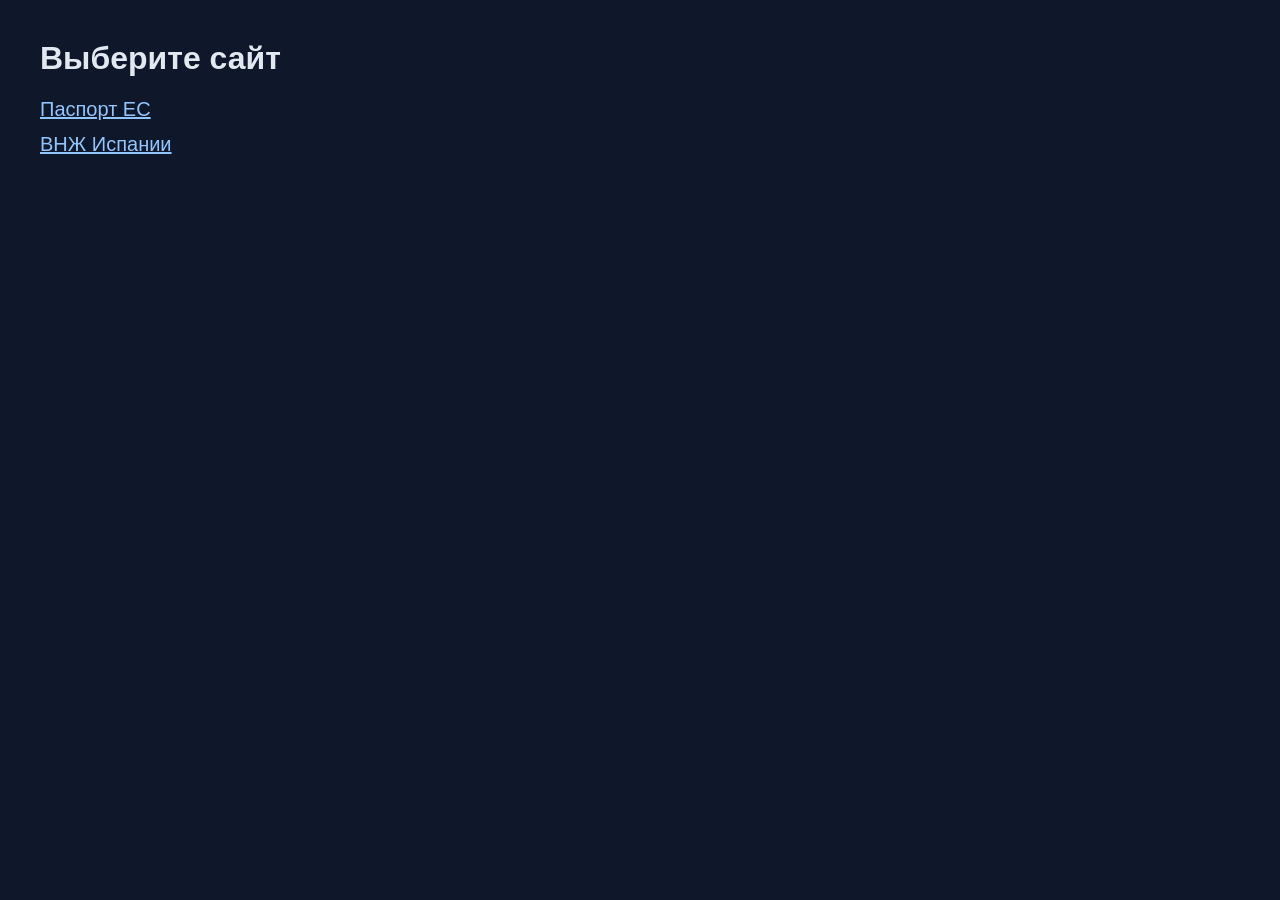
<file: index.html>
<!doctype html>
<html lang="ru">
<head>
  <meta charset="UTF-8" />
  <meta name="viewport" content="width=device-width, initial-scale=1.0" />
  <title>L&S Migrate</title>
  <meta http-equiv="refresh" content="0; url=./frontend/" />
  <style>
    body {
      font-family: Arial, sans-serif;
      margin: 0;
      min-height: 100vh;
      display: grid;
      place-items: center;
      background: #0f172a;
      color: #e2e8f0;
    }
    a { color: #93c5fd; font-size: 18px; }
  </style>
</head>
<body>
  <p>Переходим на сайт... Если не открылось автоматически, нажмите <a href="./frontend/">сюда</a>.</p>
</body>
</html>
</file>
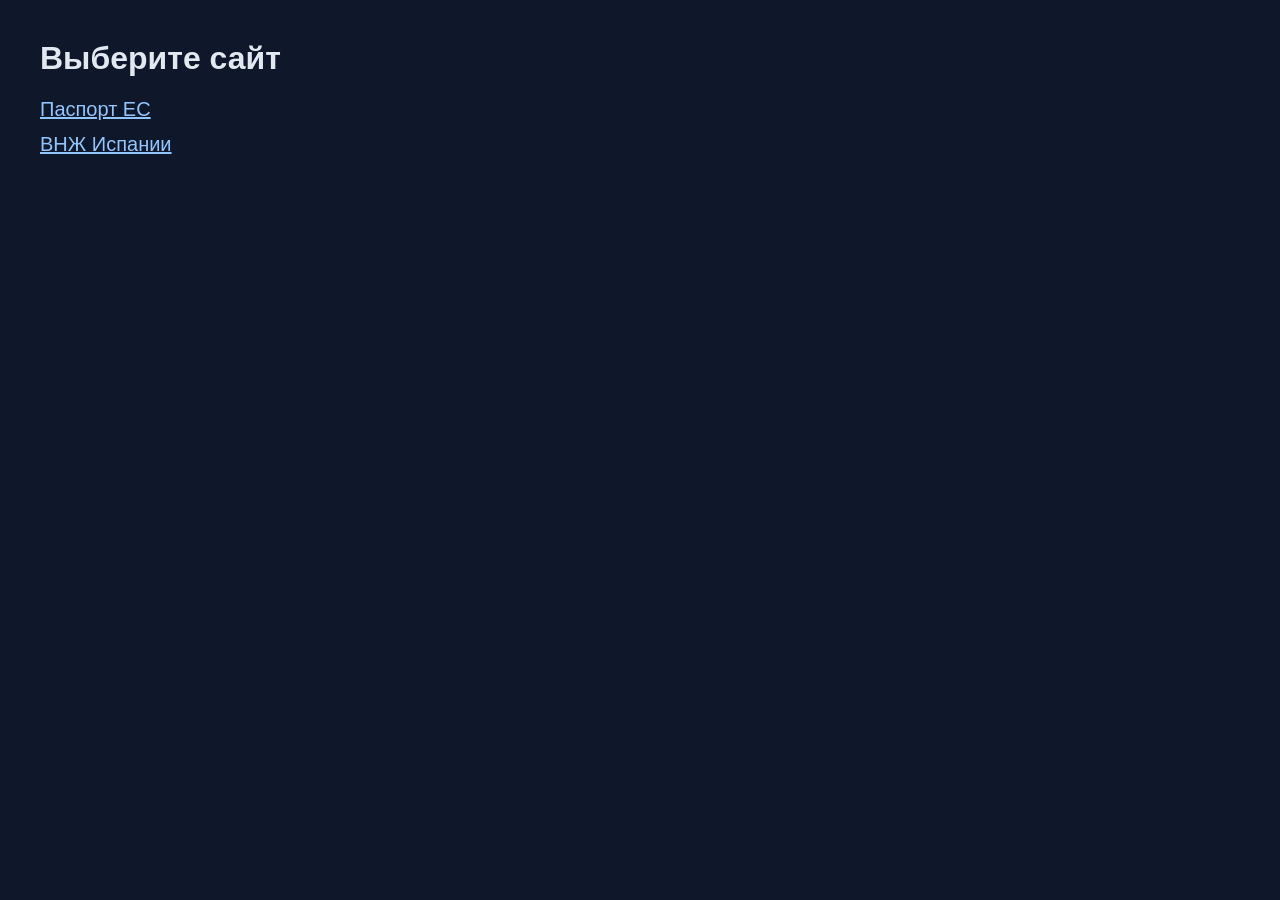
<file: frontend/index.html>
<!doctype html>
<html lang="ru">
<head>
  <meta charset="UTF-8" />
  <meta name="viewport" content="width=device-width, initial-scale=1.0, maximum-scale=1.0, user-scalable=no" />
  <title>L&S Migrate Frontend</title>
  <style>
    body { font-family: Arial, sans-serif; margin: 40px; background: #0f172a; color: #e2e8f0; }
    a { display: block; margin: 12px 0; color: #93c5fd; font-size: 20px; }
  </style>
</head>
<body>
  <h1>Выберите сайт</h1>
  <a href="eu-passport/index.html">Паспорт ЕС</a>
  <a href="spain-vnzh/index.html">ВНЖ Испании</a>
</body>
</html>
</file>
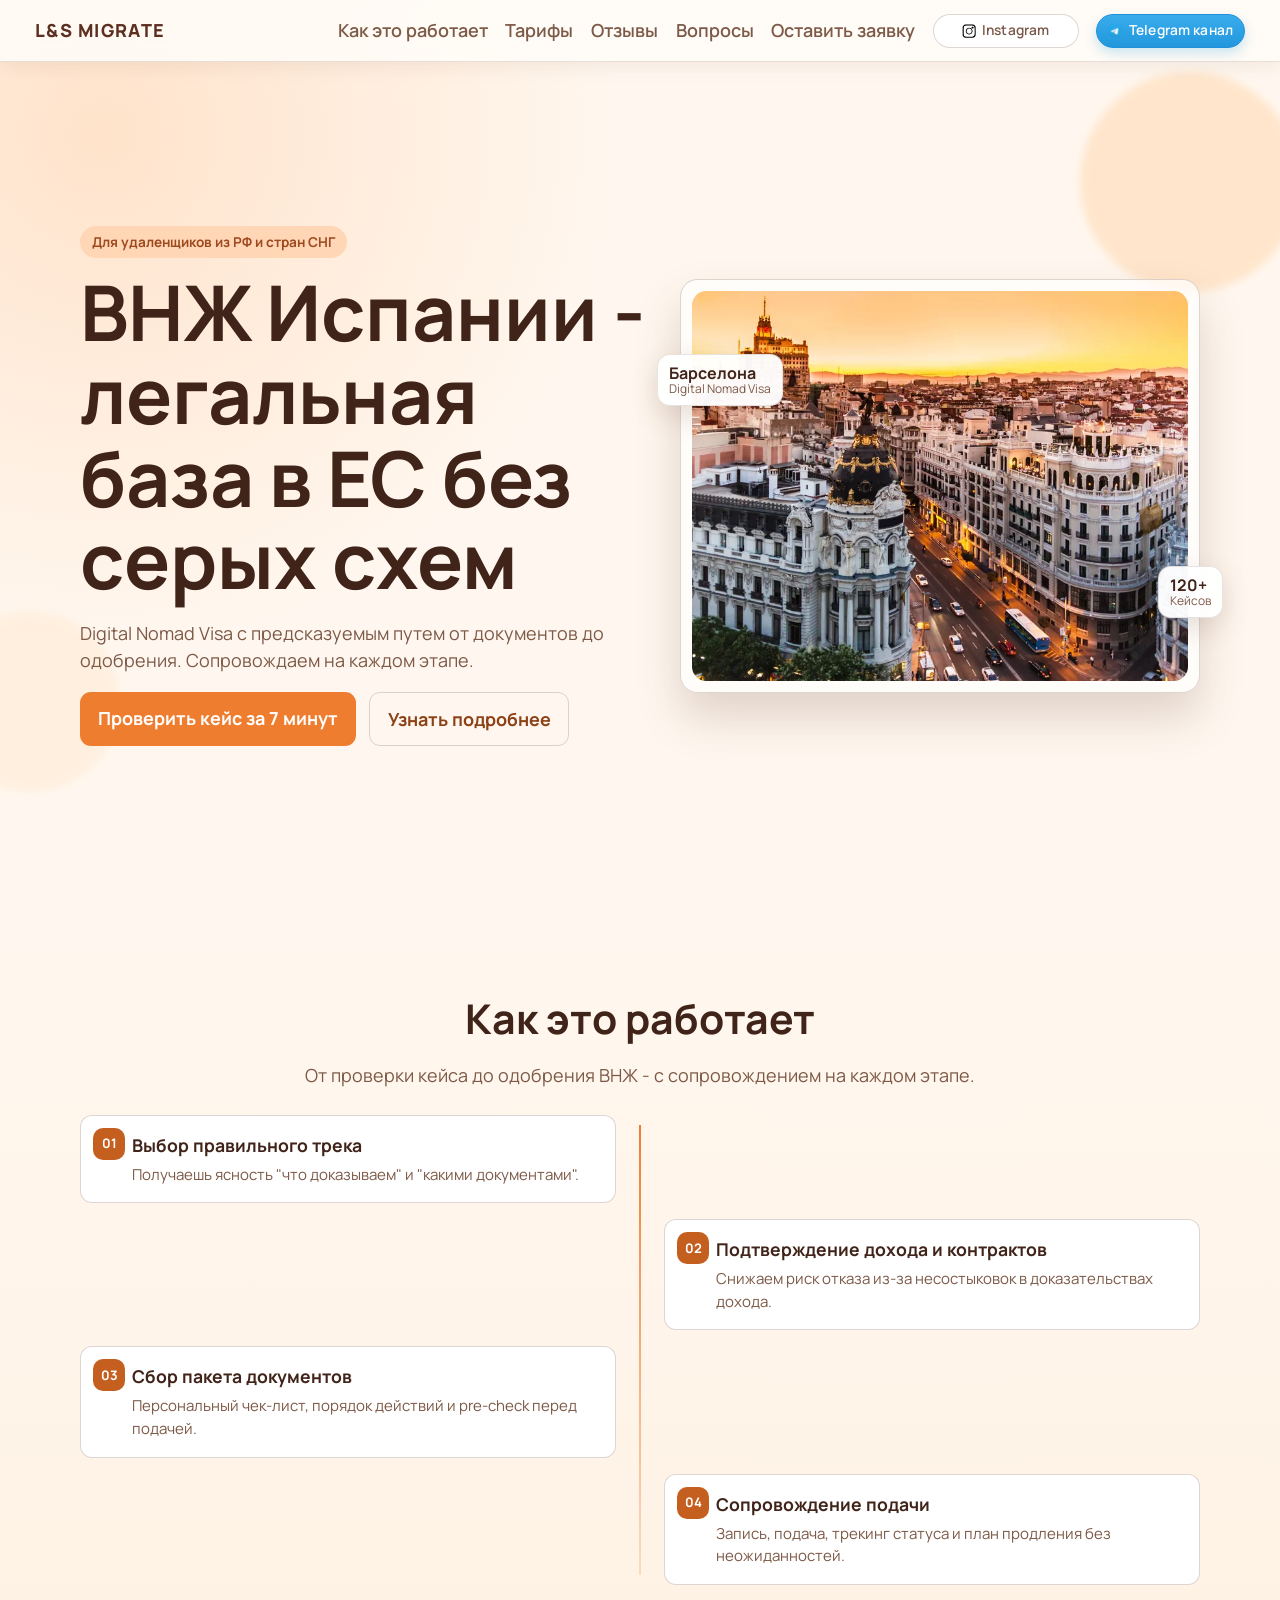
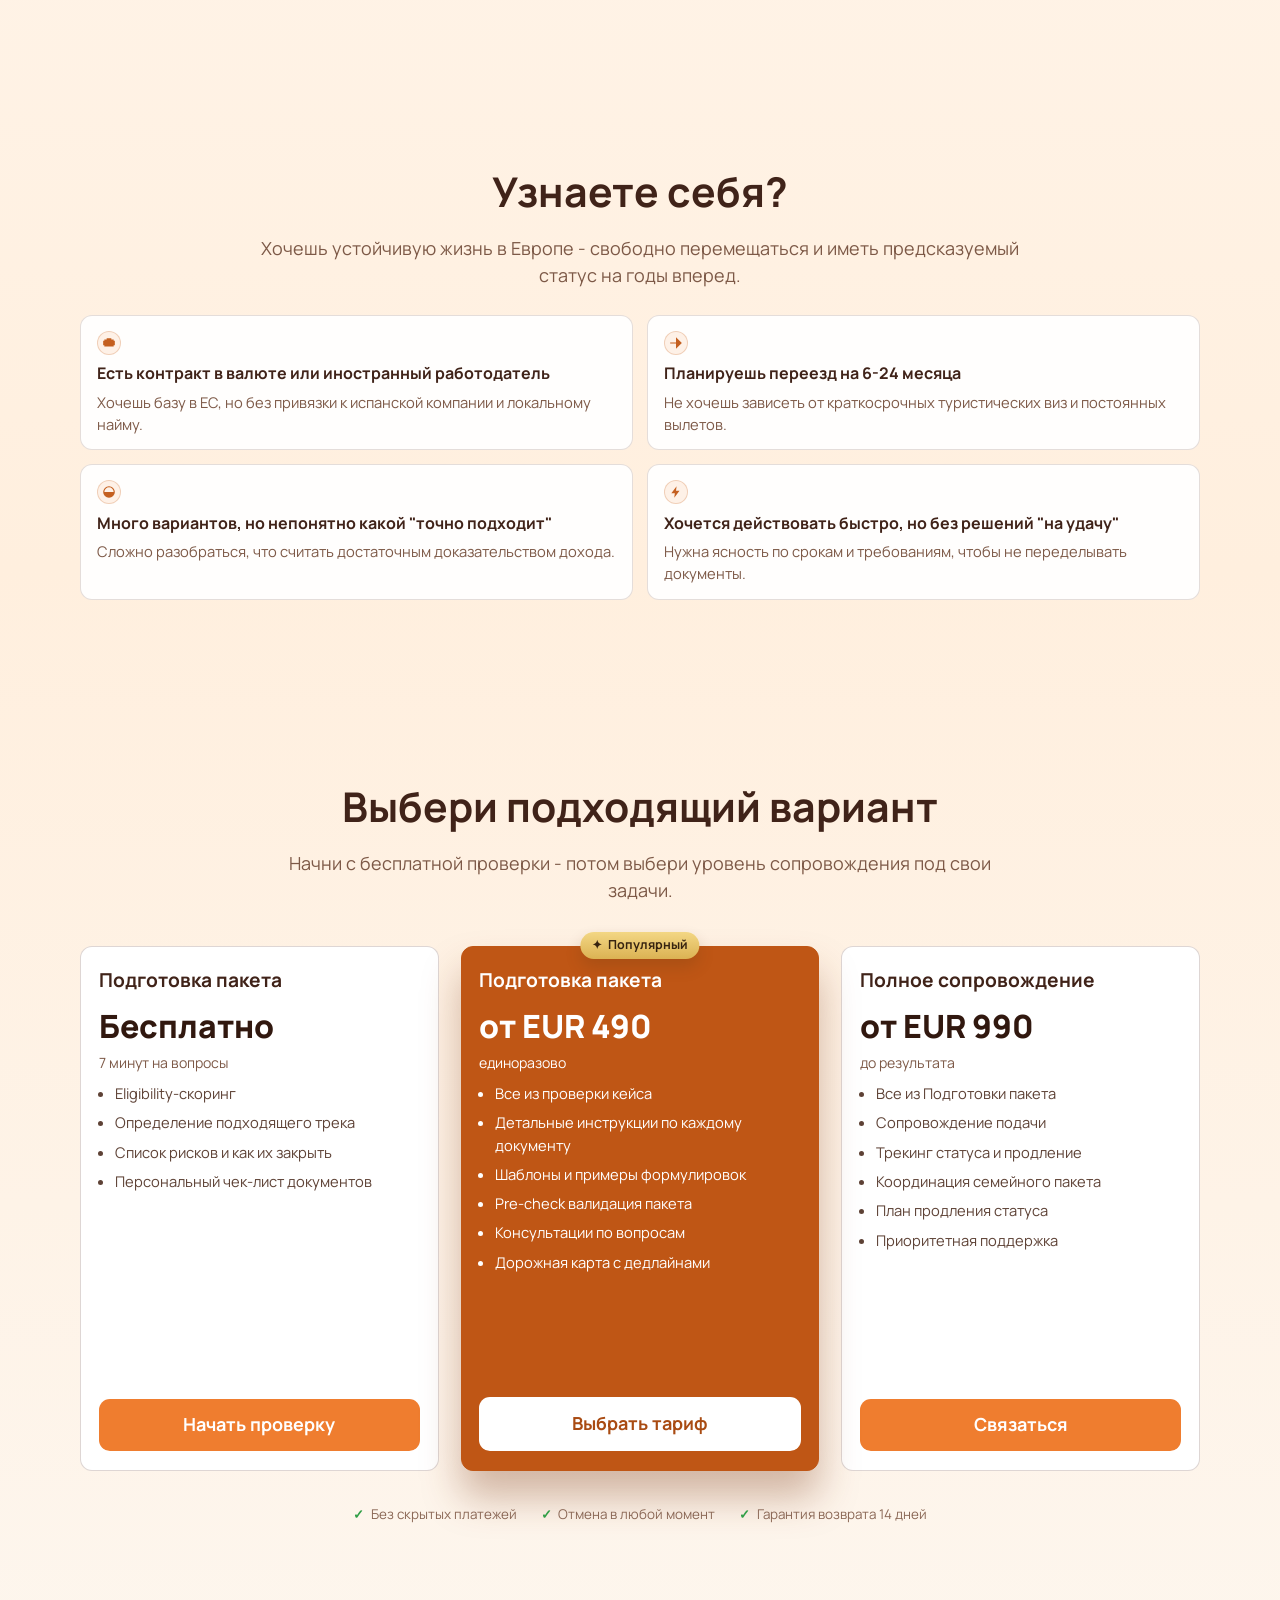
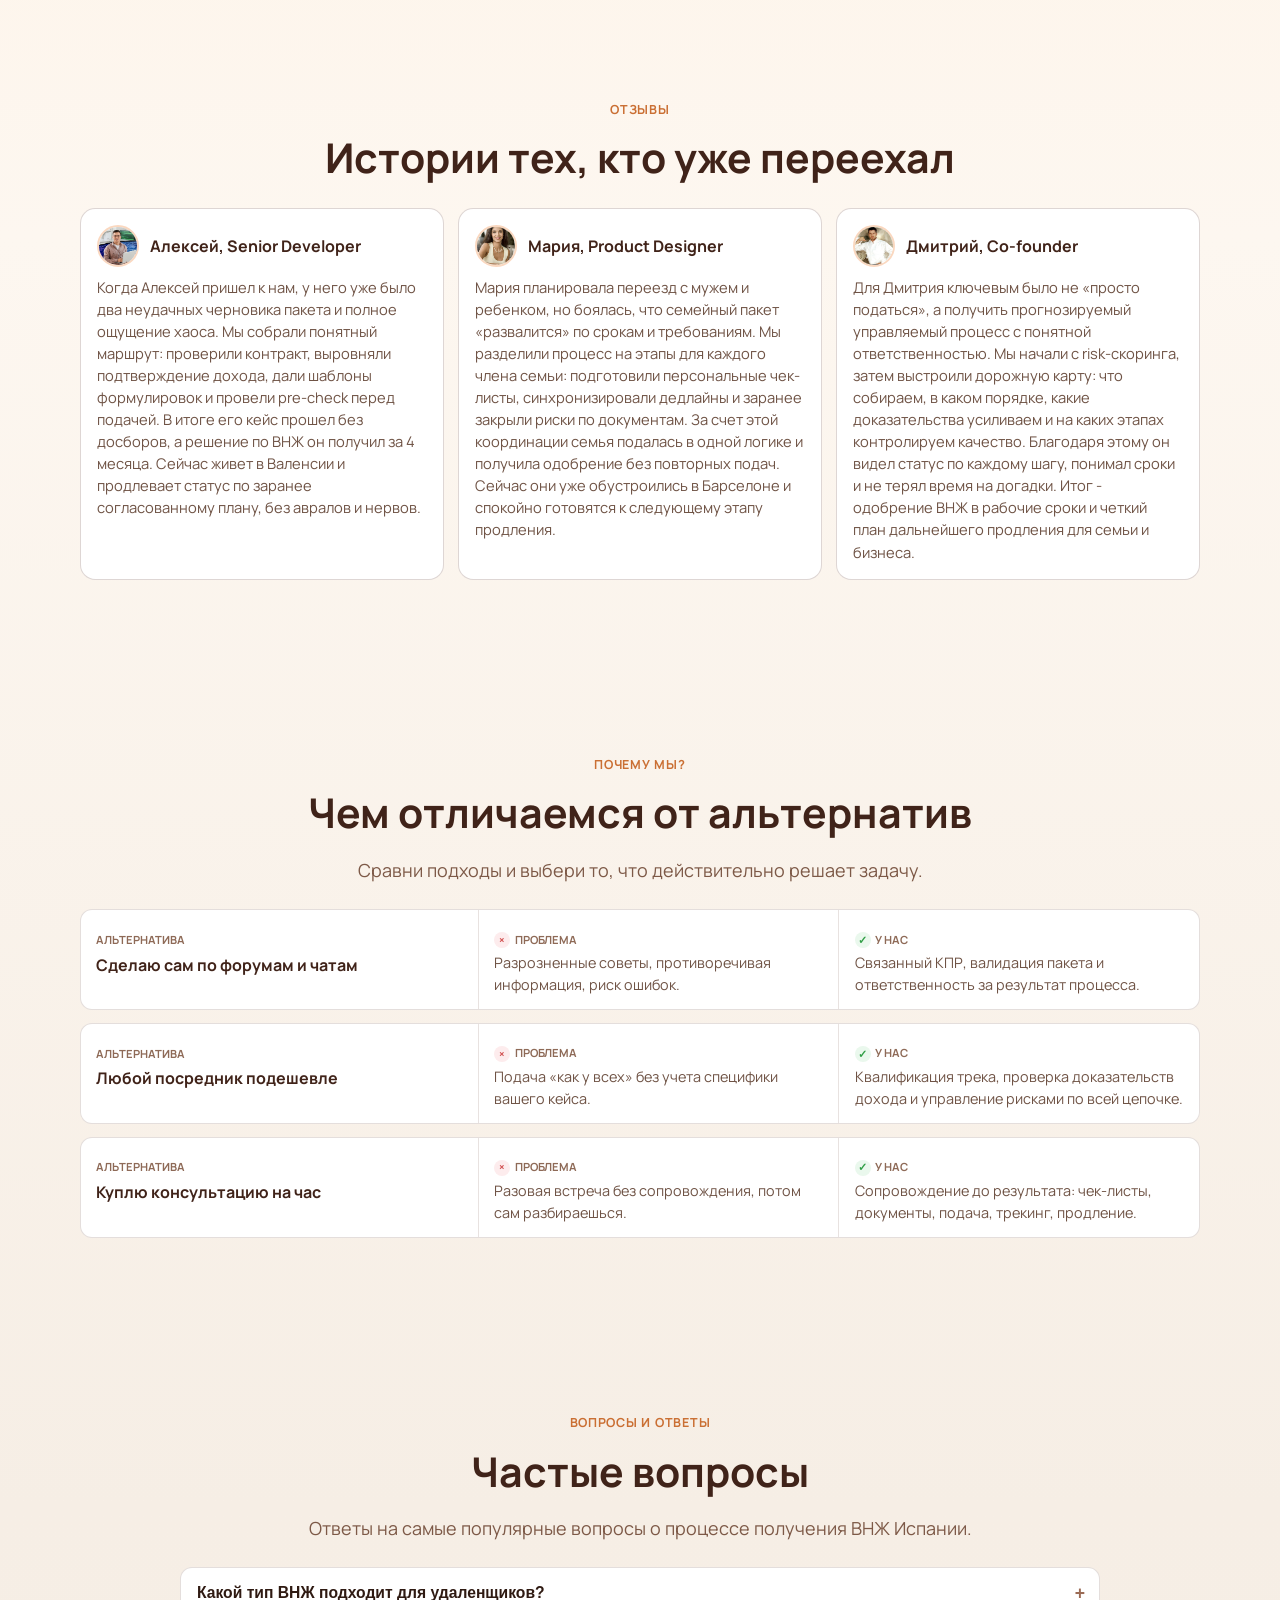
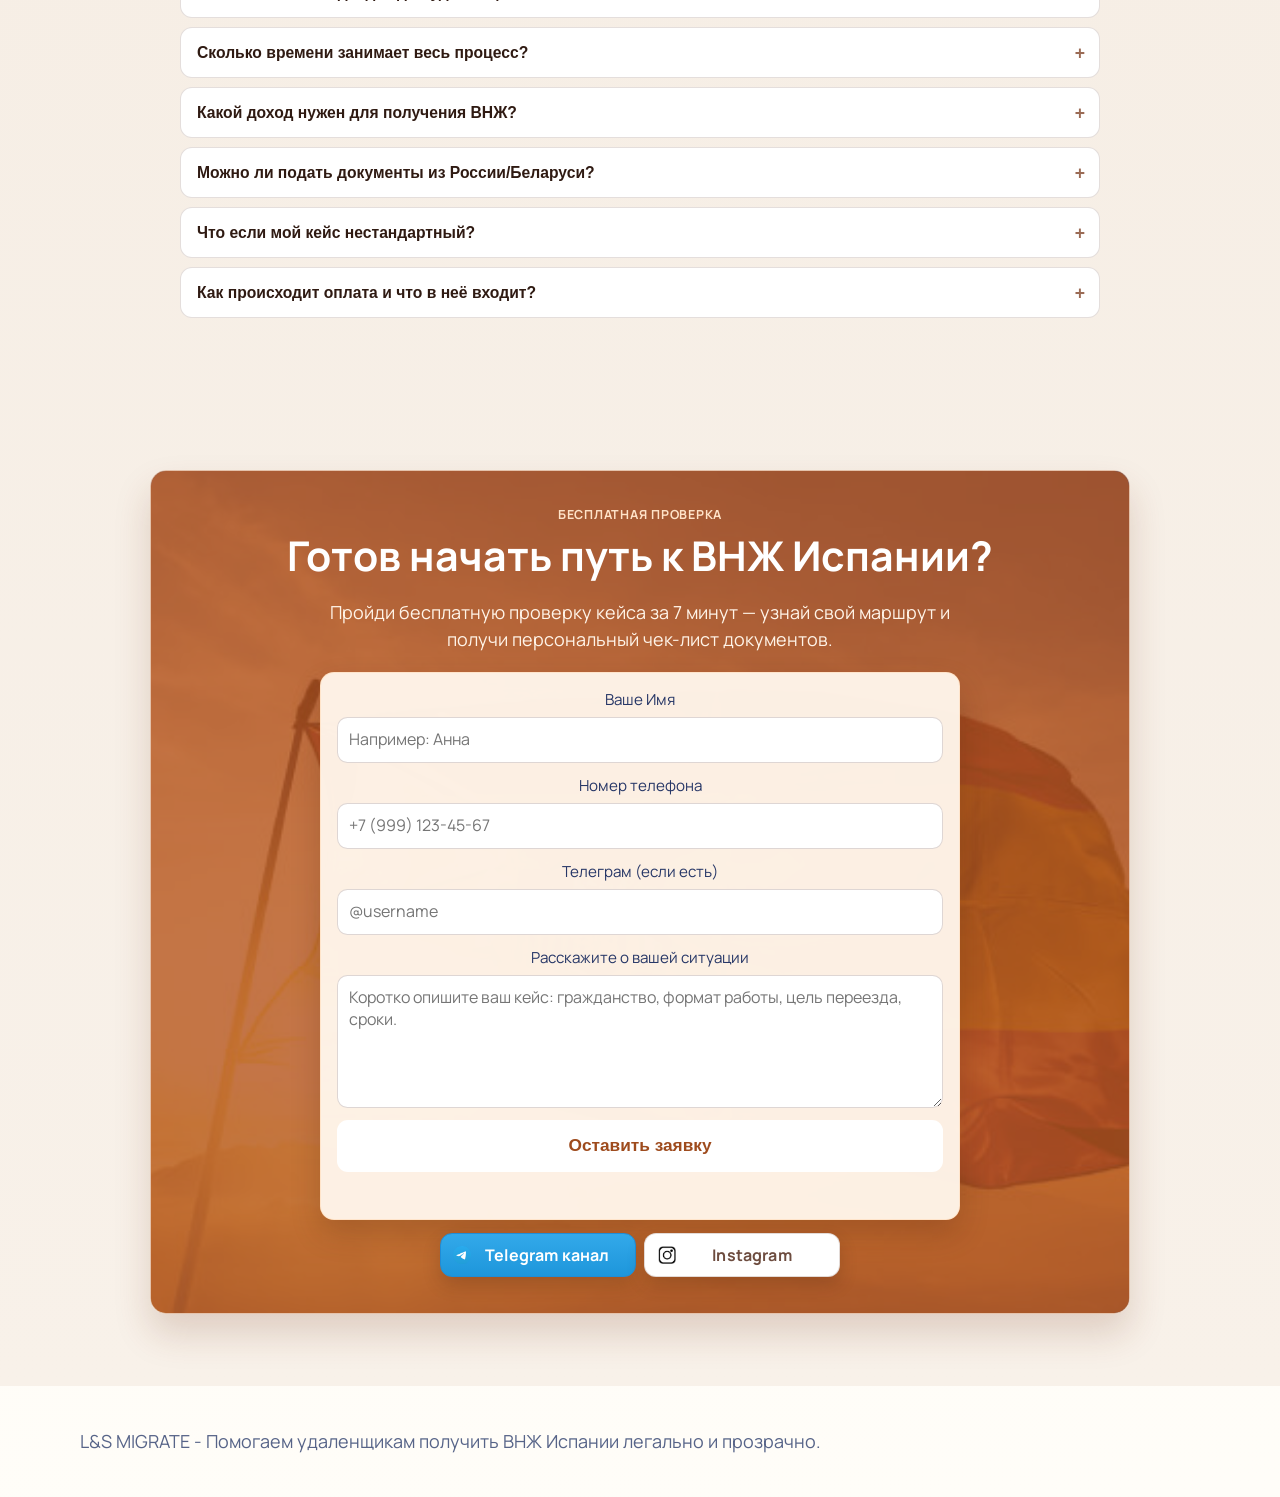
<file: frontend/spain-vnzh/index.html>
<!doctype html>
<html lang="ru">
<head>
  <meta charset="UTF-8" />
  <meta name="viewport" content="width=device-width, initial-scale=1.0, maximum-scale=1.0, user-scalable=no" />
  <title>ВНЖ Испании - L&S Migrate</title>
  <link rel="preconnect" href="https://fonts.googleapis.com" />
  <link rel="preconnect" href="https://fonts.gstatic.com" crossorigin />
  <link href="https://fonts.googleapis.com/css2?family=Manrope:wght@400;500;700;800&display=swap" rel="stylesheet" />
  <link rel="stylesheet" href="styles.css" />
</head>
<body data-site="spain_vnzh">
  <div class="scroll-progress" data-scroll-progress></div>
  <header class="hero section-screen" id="top">
    <div class="bg-orb orb-a"></div>
    <div class="bg-orb orb-b"></div>
    <div class="container">
      <nav class="nav" data-nav>
        <a href="#top" class="logo">L&S MIGRATE</a>
        <button class="burger-btn" type="button" aria-label="Открыть меню" data-burger-btn>
          <span></span><span></span><span></span>
        </button>
        <div class="nav-links">
          <a href="#flow">Как это работает</a>
          <a href="#plans">Тарифы</a>
          <a href="#reviews">Отзывы</a>
          <a href="#questions">Вопросы</a>
          <a href="#lead">Оставить заявку</a>
          <a href="#" class="instagram-link">
            <img src="img/instagram_logo.png" alt="" aria-hidden="true" />
            Instagram
          </a>
          <a href="https://t.me/+VMwSxi3DMOVlYjZi" target="_blank" rel="noopener noreferrer" class="telegram-link">
            <img src="img/telegram_icon.png" alt="" aria-hidden="true" />
            Telegram канал
          </a>
        </div>
      </nav>

      <div class="hero-grid">
        <div class="hero-content">
          <p class="tag">Для удаленщиков из РФ и стран СНГ</p>
          <h1>ВНЖ Испании - легальная база в ЕС без серых схем</h1>
          <p class="lead">Digital Nomad Visa с предсказуемым путем от документов до одобрения. Сопровождаем на каждом этапе.</p>
          <div class="hero-actions">
            <a class="btn" href="#lead">Проверить кейс за 7 минут</a>
            <a class="btn ghost" href="#flow">Узнать подробнее</a>
          </div>
        </div>
        <aside class="hero-visual" data-reveal data-parallax>
          <img src="img/span_photo.png" alt="Испания, городской пейзаж" />
          <div class="floating-card city-card"><strong>Барселона</strong><span>Digital Nomad Visa</span></div>
          <div class="floating-card cases-card"><strong>120+</strong><span>Кейсов</span></div>
        </aside>
      </div>
    </div>
  </header>

  <main>
    <section id="flow" class="section flow-section" data-reveal>
      <div class="container">
        <h2>Как это работает</h2>
        <p class="section-subtitle">От проверки кейса до одобрения ВНЖ - с сопровождением на каждом этапе.</p>
        <div class="process-timeline">
          <article class="process-card left" data-reveal>
            <strong class="step-badge">01</strong>
            <h3>Выбор правильного трека</h3>
            <p>Получаешь ясность "что доказываем" и "какими документами".</p>
          </article>
          <article class="process-card right" data-reveal>
            <strong class="step-badge">02</strong>
            <h3>Подтверждение дохода и контрактов</h3>
            <p>Снижаем риск отказа из-за несостыковок в доказательствах дохода.</p>
          </article>
          <article class="process-card left" data-reveal>
            <strong class="step-badge">03</strong>
            <h3>Сбор пакета документов</h3>
            <p>Персональный чек-лист, порядок действий и pre-check перед подачей.</p>
          </article>
          <article class="process-card right" data-reveal>
            <strong class="step-badge">04</strong>
            <h3>Сопровождение подачи</h3>
            <p>Запись, подача, трекинг статуса и план продления без неожиданностей.</p>
          </article>
        </div>
      </div>
    </section>

    <section id="profile" class="section profile-section" data-reveal>
      <div class="container">
        <h2>Узнаете себя?</h2>
        <p class="section-subtitle">Хочешь устойчивую жизнь в Европе - свободно перемещаться и иметь предсказуемый статус на годы вперед.</p>
        <div class="profile-grid">
          <article data-reveal><span class="icon-dot"><svg viewBox="0 0 24 24" aria-hidden="true"><path d="M4 6h16v12H4zM2 8h2v8H2zm18 0h2v8h-2zM8 4h8v2H8z"/></svg></span><h3>Есть контракт в валюте или иностранный работодатель</h3><p>Хочешь базу в ЕС, но без привязки к испанской компании и локальному найму.</p></article>
          <article data-reveal><span class="icon-dot"><svg viewBox="0 0 24 24" aria-hidden="true"><path d="M2 11h10V2l10 10-10 10v-9H2z"/></svg></span><h3>Планируешь переезд на 6-24 месяца</h3><p>Не хочешь зависеть от краткосрочных туристических виз и постоянных вылетов.</p></article>
          <article data-reveal><span class="icon-dot"><svg viewBox="0 0 24 24" aria-hidden="true"><path d="M12 2a10 10 0 1 0 10 10A10 10 0 0 0 12 2zm0 2a8 8 0 0 1 8 8h-8zm-8 8a8 8 0 0 1 8-8v8z"/></svg></span><h3>Много вариантов, но непонятно какой "точно подходит"</h3><p>Сложно разобраться, что считать достаточным доказательством дохода.</p></article>
          <article data-reveal><span class="icon-dot"><svg viewBox="0 0 24 24" aria-hidden="true"><path d="M13 2 4 14h6l-1 8 9-12h-6z"/></svg></span><h3>Хочется действовать быстро, но без решений "на удачу"</h3><p>Нужна ясность по срокам и требованиям, чтобы не переделывать документы.</p></article>
        </div>
      </div>
    </section>

    <section id="plans" class="section alt pricing-section" data-reveal>
      <div class="container">
        <h2>Выбери подходящий вариант</h2>
        <p class="section-subtitle">Начни с бесплатной проверки - потом выбери уровень сопровождения под свои задачи.</p>
        <div class="pricing-grid">
          <article class="pricing-card" data-reveal>
            <h3>Подготовка пакета</h3>
            <p class="price">Бесплатно</p>
            <p class="price-note">7 минут на вопросы</p>
            <ul>
              <li>Eligibility-скоринг</li>
              <li>Определение подходящего трека</li>
              <li>Список рисков и как их закрыть</li>
              <li>Персональный чек-лист документов</li>
            </ul>
            <a class="btn" href="#lead">Начать проверку</a>
          </article>
          <article class="pricing-card featured" data-reveal>
            <span class="popular-badge">Популярный</span>
            <h3>Подготовка пакета</h3>
            <p class="price">от EUR 490</p>
            <p class="price-note">единоразово</p>
            <ul>
              <li>Все из проверки кейса</li>
              <li>Детальные инструкции по каждому документу</li>
              <li>Шаблоны и примеры формулировок</li>
              <li>Pre-check валидация пакета</li>
              <li>Консультации по вопросам</li>
              <li>Дорожная карта с дедлайнами</li>
            </ul>
            <a class="btn ghost" href="#lead">Выбрать тариф</a>
          </article>
          <article class="pricing-card" data-reveal>
            <h3>Полное сопровождение</h3>
            <p class="price">от EUR 990</p>
            <p class="price-note">до результата</p>
            <ul>
              <li>Все из Подготовки пакета</li>
              <li>Сопровождение подачи</li>
              <li>Трекинг статуса и продление</li>
              <li>Координация семейного пакета</li>
              <li>План продления статуса</li>
              <li>Приоритетная поддержка</li>
            </ul>
            <a class="btn" href="#lead">Связаться</a>
          </article>
        </div>
        <div class="pricing-foot">
          <span>Без скрытых платежей</span>
          <span>Отмена в любой момент</span>
          <span>Гарантия возврата 14 дней</span>
        </div>
      </div>
    </section>

    <section id="reviews" class="section alt" data-reveal>
      <div class="container">
        <p class="section-kicker">Отзывы</p>
        <h2>Истории тех, кто уже переехал</h2>
        <div class="cards reviews-grid">
          <article class="review-card" data-reveal>
            <div class="review-head"><img src="img/aleksey.png" alt="Алексей" /><h3>Алексей, Senior Developer</h3></div>
            <p>Когда Алексей пришел к нам, у него уже было два неудачных черновика пакета и полное ощущение хаоса. Мы собрали понятный маршрут: проверили контракт, выровняли подтверждение дохода, дали шаблоны формулировок и провели pre-check перед подачей. В итоге его кейс прошел без досборов, а решение по ВНЖ он получил за 4 месяца. Сейчас живет в Валенсии и продлевает статус по заранее согласованному плану, без авралов и нервов.</p>
          </article>
          <article class="review-card" data-reveal>
            <div class="review-head"><img src="img/maria.png" alt="Мария" /><h3>Мария, Product Designer</h3></div>
            <p>Мария планировала переезд с мужем и ребенком, но боялась, что семейный пакет «развалится» по срокам и требованиям. Мы разделили процесс на этапы для каждого члена семьи: подготовили персональные чек-листы, синхронизировали дедлайны и заранее закрыли риски по документам. За счет этой координации семья подалась в одной логике и получила одобрение без повторных подач. Сейчас они уже обустроились в Барселоне и спокойно готовятся к следующему этапу продления.</p>
          </article>
          <article class="review-card" data-reveal>
            <div class="review-head"><img src="img/dmitriy.png" alt="Дмитрий" /><h3>Дмитрий, Co-founder</h3></div>
            <p>Для Дмитрия ключевым было не «просто податься», а получить прогнозируемый управляемый процесс с понятной ответственностью. Мы начали с risk-скоринга, затем выстроили дорожную карту: что собираем, в каком порядке, какие доказательства усиливаем и на каких этапах контролируем качество. Благодаря этому он видел статус по каждому шагу, понимал сроки и не терял время на догадки. Итог - одобрение ВНЖ в рабочие сроки и четкий план дальнейшего продления для семьи и бизнеса.</p>
          </article>
        </div>
      </div>
    </section>

    <section id="comparison" class="section" data-reveal>
      <div class="container">
        <p class="section-kicker">Почему мы?</p>
        <h2>Чем отличаемся от альтернатив</h2>
        <p class="section-subtitle">Сравни подходы и выбери то, что действительно решает задачу.</p>
        <div class="compare-list">
          <article class="compare-row" data-reveal>
            <div><span class="compare-label">Альтернатива</span><h3>Сделаю сам по форумам и чатам</h3></div>
            <div class="compare-cell problem"><span class="compare-label">Проблема</span><p>Разрозненные советы, противоречивая информация, риск ошибок.</p></div>
            <div class="compare-cell success"><span class="compare-label">У нас</span><p>Связанный КПР, валидация пакета и ответственность за результат процесса.</p></div>
          </article>
          <article class="compare-row" data-reveal>
            <div><span class="compare-label">Альтернатива</span><h3>Любой посредник подешевле</h3></div>
            <div class="compare-cell problem"><span class="compare-label">Проблема</span><p>Подача «как у всех» без учета специфики вашего кейса.</p></div>
            <div class="compare-cell success"><span class="compare-label">У нас</span><p>Квалификация трека, проверка доказательств дохода и управление рисками по всей цепочке.</p></div>
          </article>
          <article class="compare-row" data-reveal>
            <div><span class="compare-label">Альтернатива</span><h3>Куплю консультацию на час</h3></div>
            <div class="compare-cell problem"><span class="compare-label">Проблема</span><p>Разовая встреча без сопровождения, потом сам разбираешься.</p></div>
            <div class="compare-cell success"><span class="compare-label">У нас</span><p>Сопровождение до результата: чек-листы, документы, подача, трекинг, продление.</p></div>
          </article>
        </div>
      </div>
    </section>

    <section id="questions" class="section faq-section" data-reveal>
      <div class="container">
        <p class="section-kicker">Вопросы и ответы</p>
        <h2>Частые вопросы</h2>
        <p class="section-subtitle">Ответы на самые популярные вопросы о процессе получения ВНЖ Испании.</p>
        <div class="faq-accordion" data-accordion>
          <article class="faq-item" data-reveal>
            <button class="faq-question" type="button">Какой тип ВНЖ подходит для удаленщиков?</button>
            <div class="faq-answer"><p>Обычно рассматривается Digital Nomad Visa, но выбор зависит от структуры дохода и состава семьи.</p></div>
          </article>
          <article class="faq-item" data-reveal>
            <button class="faq-question" type="button">Сколько времени занимает весь процесс?</button>
            <div class="faq-answer"><p>В среднем 4-6 месяцев при корректной подготовке документов и своевременной подаче.</p></div>
          </article>
          <article class="faq-item" data-reveal>
            <button class="faq-question" type="button">Какой доход нужен для получения ВНЖ?</button>
            <div class="faq-answer"><p>Минимальный порог зависит от требований на момент подачи и количества членов семьи.</p></div>
          </article>
          <article class="faq-item" data-reveal>
            <button class="faq-question" type="button">Можно ли подать документы из России/Беларуси?</button>
            <div class="faq-answer"><p>Да, но маршрут и точка подачи подбираются индивидуально после проверки кейса.</p></div>
          </article>
          <article class="faq-item" data-reveal>
            <button class="faq-question" type="button">Что если мой кейс нестандартный?</button>
            <div class="faq-answer"><p>Мы оцениваем риск-факторы и собираем индивидуальный пакет документов под вашу ситуацию.</p></div>
          </article>
          <article class="faq-item" data-reveal>
            <button class="faq-question" type="button">Как происходит оплата и что в неё входит?</button>
            <div class="faq-answer"><p>Прозрачно по этапам: проверка кейса, подготовка пакета и полное сопровождение по выбранному тарифу.</p></div>
          </article>
        </div>
      </div>
    </section>

    <section id="lead" class="section section-screen alt" data-reveal>
      <div class="container">
        <div class="lead-cta-card" data-reveal>
          <img src="img/contact_us_image.png" alt="Консультация по ВНЖ Испании" class="lead-cta-bg" />
          <div class="lead-cta-overlay"></div>
          <div class="lead-cta-content">
            <p class="section-kicker light">Бесплатная проверка</p>
            <h2>Готов начать путь к ВНЖ Испании?</h2>
            <p>Пройди бесплатную проверку кейса за 7 минут — узнай свой маршрут и получи персональный чек-лист документов.</p>
            <form id="lead-form" data-form class="lead-form lead-inline-form">
              <label>Ваше Имя<input type="text" name="name" placeholder="Например: Анна" required /></label>
              <label>Номер телефона<input type="tel" name="phone" placeholder="+7 (999) 123-45-67" required /></label>
              <label>Телеграм (если есть)<input type="text" name="telegram" placeholder="@username" /></label>
              <label>Расскажите о вашей ситуации<textarea name="situation" rows="5" placeholder="Коротко опишите ваш кейс: гражданство, формат работы, цель переезда, сроки." required></textarea></label>
              <button class="btn light-btn" type="submit">Оставить заявку</button>
              <p class="form-status" data-status></p>
            </form>
            <div class="lead-socials lead-socials-bottom">
              <a href="https://t.me/+VMwSxi3DMOVlYjZi" target="_blank" rel="noopener noreferrer" class="btn ghost light-ghost telegram-cta lead-top-telegram">
                <img src="img/telegram_icon.png" alt="" aria-hidden="true" />
                Telegram канал
              </a>
              <a href="#" class="btn instagram-cta lead-top-instagram">
                <img src="img/instagram_logo.png" alt="" aria-hidden="true" />
                Instagram
              </a>
            </div>
          </div>
        </div>
      </div>
    </section>
  </main>

  <footer class="footer">
    <div class="container">
      <p>L&S MIGRATE - Помогаем удаленщикам получить ВНЖ Испании легально и прозрачно.</p>
    </div>
  </footer>

  <script src="main.js"></script>
</body>
</html>
</file>
<file: frontend/spain-vnzh/styles.css>
:root {
  --bg: #fff7ef;
  --bg-strong: #ffeddc;
  --text: #402319;
  --muted: #7d5947;
  --line: rgba(90, 53, 40, 0.2);
  --accent: #ef7d2f;
  --accent-soft: #ffd7b7;
  --white: #fff;
}

* { box-sizing: border-box; }
html { scroll-behavior: smooth; overflow-x: hidden; }
body {
  margin: 0;
  font-family: Manrope, Arial, sans-serif;
  font-size: 18px;
  color: var(--text);
  background: linear-gradient(175deg, var(--bg), #fffdf8);
  line-height: 1.5;
  overflow-x: hidden;
}
main {
  background: linear-gradient(
    180deg,
    #fff7ef 0%,
    #ffefde 24%,
    #fdf7f0 48%,
    #f6eee5 72%,
    #f8f1e9 100%
  );
}

.scroll-progress {
  position: fixed;
  top: 0;
  left: 0;
  height: 4px;
  width: 0;
  background: linear-gradient(90deg, #ef7d2f, #ffb071);
  z-index: 1000;
}

.container { width: min(1120px, 92%); margin: 0 auto; position: relative; z-index: 2; }
.section-screen { min-height: 100vh; display: flex; align-items: center; }
.section { padding: 5.5rem 0; }
.section-screen#lead {
  min-height: auto;
  align-items: center;
  padding: 4rem 0 4.5rem;
}
.section[id] { scroll-margin-top: 110px; }
.section.alt {
  background: linear-gradient(180deg, #fff7ef 0%, #ffeddc 100%);
}
.section-kicker {
  margin: 0 0 0.5rem;
  text-align: center;
  font-size: 0.78rem;
  text-transform: uppercase;
  letter-spacing: 0.06em;
  color: #ca6f33;
  font-weight: 700;
}

.hero {
  padding: 1.3rem 0 3.6rem;
  background: radial-gradient(circle at 8% 15%, #ffe3cb 0%, #fff7ef 37%), linear-gradient(120deg, #fff7ef, #ffeddc);
  position: relative;
}
.hero.section-screen { align-items: flex-start; }
.hero > .container {
  min-height: calc(100vh - 4.9rem);
  display: flex;
  flex-direction: column;
  padding-top: 5.1rem;
}
.bg-orb {
  position: absolute;
  border-radius: 50%;
  opacity: 0.5;
  filter: blur(4px);
  animation: floatOrb 8s ease-in-out infinite;
}
.orb-a { width: 220px; height: 220px; background: #ffd4a8; top: 8%; right: -20px; }
.orb-b { width: 180px; height: 180px; background: #ffe8cf; left: -60px; bottom: 12%; animation-delay: -2s; }
@keyframes floatOrb { 0%,100% { transform: translateY(0); } 50% { transform: translateY(-16px); } }

.nav {
  position: fixed;
  top: 0;
  left: 0;
  right: 0;
  max-width: 100vw;
  display: flex;
  align-items: center;
  justify-content: space-between;
  gap: 1rem;
  padding: 0.85rem 2.2rem;
  border-bottom: 1px solid rgba(90, 53, 40, 0.14);
  background: rgba(255, 252, 248, 0.88);
  backdrop-filter: blur(10px);
  z-index: 900;
  box-shadow: 0 4px 18px rgba(86, 49, 35, 0.08);
  transition: background 0.2s ease, border-color 0.2s ease, box-shadow 0.2s ease;
}
.nav.is-scrolled {
  background: rgba(255, 250, 244, 0.98);
  border-color: rgba(90, 53, 40, 0.22);
  box-shadow: 0 10px 24px rgba(86, 49, 35, 0.12);
}
.logo { text-decoration: none; color: #5c2f20; font-weight: 800; letter-spacing: 0.07em; }
.burger-btn {
  display: none;
  width: 34px;
  height: 30px;
  border: 1px solid rgba(90, 53, 40, 0.22);
  border-radius: 8px;
  background: #fff;
  padding: 6px 7px;
  cursor: pointer;
  flex-shrink: 0;
  -webkit-tap-highlight-color: transparent;
}
.burger-btn:focus,
.burger-btn:focus-visible,
.burger-btn:active {
  outline: none;
  box-shadow: none;
}
.burger-btn span {
  display: block;
  height: 2px;
  border-radius: 1px;
  background: #6f4a3c;
}
.burger-btn span + span { margin-top: 5px; }
.nav-links { display: flex; gap: 1.1rem; }
.nav-links { align-items: center; }
.nav-links a {
  text-decoration: none;
  color: var(--muted);
  font-weight: 600;
  transition: color 0.2s;
  display: inline-flex;
  align-items: center;
  height: 34px;
}
.nav-links a:hover { color: #8c4216; }
.telegram-link {
  padding: 0 0.68rem;
  min-width: 146px;
  height: 36px;
  justify-content: center;
  border-radius: 999px;
  border: 1px solid #2190d8;
  background: linear-gradient(180deg, #39acec, #2297dd);
  color: #fff !important;
  gap: 0.42rem;
  box-shadow: 0 5px 12px rgba(30, 150, 219, 0.24);
  font-weight: 600 !important;
  font-size: 0.86rem;
  letter-spacing: 0.01em;
}
.telegram-link img {
  width: 14px;
  height: 14px;
  object-fit: contain;
}
.telegram-link:hover {
  color: #fff !important;
  filter: brightness(1.03);
}
.instagram-link {
  padding: 0 0.64rem;
  min-width: 146px;
  height: 36px;
  justify-content: center;
  border-radius: 999px;
  border: 1px solid rgba(120, 89, 76, 0.24);
  background: #fff;
  color: #7a5849 !important;
  gap: 0.36rem;
  font-weight: 600 !important;
  font-size: 0.86rem;
  letter-spacing: 0.01em;
}
.instagram-link img {
  width: 14px;
  height: 14px;
  object-fit: contain;
}
.instagram-link:hover {
  color: #5f4032 !important;
  border-color: rgba(120, 89, 76, 0.34);
  background: #fffaf4;
}

.hero-grid {
  margin-top: 1.7rem;
  display: grid;
  grid-template-columns: 1.05fr 0.95fr;
  gap: 1.4rem;
  align-items: center;
  flex: 1;
}
.hero-content { max-width: 620px; }
.tag {
  display: inline-block;
  margin: 0;
  padding: 0.35rem 0.75rem;
  border-radius: 999px;
  background: var(--accent-soft);
  color: #9e4a1e;
  font-size: 0.85rem;
  font-weight: 700;
}

h1 { font-size: clamp(2.4rem, 6vw, 5rem); line-height: 1.08; margin: 0.8rem 0 1rem; max-width: 15ch; }
h2 { font-size: clamp(2rem, 3.2vw, 3.2rem); margin: 0 0 1.2rem; }
.lead { color: var(--muted); max-width: 58ch; }
.section h2 { text-align: center; }
.hero-actions { margin-top: 1rem; display: flex; gap: 0.8rem; flex-wrap: wrap; }

.btn {
  display: inline-block;
  padding: 0.76rem 1.12rem;
  border-radius: 0.68rem;
  background: var(--accent);
  color: #fff;
  border: none;
  text-decoration: none;
  font-weight: 700;
  cursor: pointer;
  transition: transform 0.2s, box-shadow 0.2s;
}
.btn:hover { transform: translateY(-2px); box-shadow: 0 12px 24px rgba(239, 125, 47, 0.25); }
.btn.ghost { background: transparent; color: #8c4216; border: 1px solid var(--line); }
.btn:not(.ghost) { animation: ctaPulseWarm 2.2s ease-in-out infinite; }

@keyframes ctaPulseWarm {
  0%, 100% { box-shadow: 0 0 0 rgba(239, 125, 47, 0.18); }
  50% { box-shadow: 0 0 0 10px rgba(239, 125, 47, 0); }
}

.chips { margin-top: 1.2rem; display: flex; gap: 0.6rem; flex-wrap: wrap; }
.chips span {
  border: 1px solid var(--line);
  background: #fff;
  border-radius: 999px;
  padding: 0.32rem 0.7rem;
  font-size: 0.85rem;
  color: #7b4e3a;
}

.cards { display: grid; grid-template-columns: repeat(3, minmax(0, 1fr)); gap: 0.9rem; }
.cards article {
  border: 1px solid var(--line);
  background: var(--white);
  border-radius: 0.95rem;
  padding: 1rem;
}
.section-subtitle {
  margin-top: -0.4rem;
  margin-bottom: 1.6rem;
  color: var(--muted);
  max-width: 760px;
  margin-left: auto;
  margin-right: auto;
  text-align: center;
}

.hero-visual {
  position: relative;
  max-width: 520px;
  margin-left: auto;
  border-radius: 1.1rem;
  border: 1px solid rgba(90, 53, 40, 0.2);
  padding: 0.7rem;
  background: rgba(255, 255, 255, 0.7);
  box-shadow: 0 24px 45px rgba(82, 44, 29, 0.18);
  transition: transform 0.25s ease;
}
.hero-visual img {
  width: 100%;
  display: block;
  height: 390px;
  object-fit: cover;
  border-radius: 0.9rem;
}
.floating-card {
  position: absolute;
  border-radius: 0.8rem;
  background: rgba(255, 255, 255, 0.96);
  border: 1px solid rgba(90, 53, 40, 0.14);
  box-shadow: 0 10px 28px rgba(92, 47, 32, 0.16);
  padding: 0.55rem 0.7rem;
  display: grid;
  line-height: 1.15;
}
.floating-card strong { font-size: 1rem; }
.floating-card span { font-size: 0.75rem; color: #7d5947; }
.city-card { left: -24px; top: 18%; }
.cases-card { right: -24px; bottom: 18%; }

.flow-section {
  background: linear-gradient(180deg, #ffeddc 0%, #fdf7f0 100%);
}
.process-timeline {
  position: relative;
  display: grid;
  gap: 1rem;
  margin-top: 1.2rem;
}
.process-timeline::before {
  content: "";
  position: absolute;
  top: 10px;
  bottom: 10px;
  left: 50%;
  width: 2px;
  transform: translateX(-50%);
  background: linear-gradient(#ef7d2f, rgba(239, 125, 47, 0.2));
}
.process-card {
  position: relative;
  width: calc(50% - 24px);
  border: 1px solid var(--line);
  background: #fff;
  border-radius: 12px;
  padding: 1rem 1rem 1rem 3.2rem;
  transform: translateZ(0);
  transform-origin: center center;
  transition: transform 0.28s ease, box-shadow 0.28s ease, border-color 0.28s ease;
}
.process-card.left { margin-right: auto; }
.process-card.right { margin-left: auto; }
.process-card:hover {
  transform: scale(1.06) translateY(-4px);
  box-shadow: 0 18px 30px rgba(86, 49, 35, 0.2);
  border-color: rgba(196, 95, 31, 0.4);
  z-index: 4;
}
.step-badge {
  position: absolute;
  left: 12px;
  top: 12px;
  min-width: 32px;
  height: 32px;
  display: inline-flex;
  align-items: center;
  justify-content: center;
  border-radius: 10px;
  background: #c45f1f;
  color: #fff;
  font-size: 0.82rem;
}
.process-card h3 { margin: 0 0 0.35rem; font-size: 1.1rem; }
.process-card p { margin: 0; color: var(--muted); font-size: 0.94rem; }

.profile-section {
  background: linear-gradient(180deg, #fdf7f0 0%, #f6eee5 100%);
}
.profile-grid {
  display: grid;
  grid-template-columns: 1fr 1fr;
  gap: 0.85rem;
}
.profile-grid article {
  border: 1px solid rgba(90, 53, 40, 0.16);
  background: rgba(255, 255, 255, 0.92);
  border-radius: 12px;
  padding: 0.9rem 1rem;
}
.icon-dot {
  width: 24px;
  height: 24px;
  border-radius: 50%;
  display: inline-flex;
  align-items: center;
  justify-content: center;
  margin-bottom: 0.4rem;
  color: #c45f1f;
  border: 1px solid rgba(196, 95, 31, 0.24);
  background: rgba(239, 125, 47, 0.1);
}
.icon-dot svg { width: 14px; height: 14px; fill: #c45f1f; }
.profile-grid h3 { margin: 0 0 0.35rem; font-size: 1rem; }
.profile-grid p { margin: 0; color: var(--muted); font-size: 0.92rem; }

.pricing-section { text-align: center; }
.pricing-grid {
  display: grid;
  grid-template-columns: repeat(3, minmax(0, 1fr));
  gap: 1.35rem;
  max-width: 1180px;
  margin: 2.6rem auto 0;
  align-items: stretch;
}
.pricing-card {
  text-align: left;
  border: 1px solid var(--line);
  border-radius: 12px;
  background: #fff;
  padding: 1.2rem 1.1rem;
  position: relative;
  min-height: 525px;
  display: flex;
  flex-direction: column;
  transition: transform 0.25s ease, box-shadow 0.25s ease;
}
.pricing-card h3 { margin: 0 0 0.45rem; font-size: 1.2rem; }
.price { margin: 0; font-size: 2rem; font-weight: 800; color: #31180f; }
.price-note { margin: 0.1rem 0 0.6rem; color: var(--muted); font-size: 0.88rem; }
.pricing-card ul { margin: 0; padding-left: 1rem; display: grid; gap: 0.45rem; }
.pricing-card ul li { font-size: 0.92rem; color: #5e4236; }
.pricing-card .btn { width: 100%; text-align: center; margin-top: auto; }
.pricing-card.featured {
  background: #bf5615;
  color: #fff;
  border-color: #bf5615;
  transform: scale(1.05) translateY(0);
  box-shadow: 0 26px 38px rgba(125, 58, 24, 0.34);
  z-index: 3;
}
.pricing-card:hover {
  transform: scale(1.03) translateY(-6px);
  box-shadow: 0 20px 34px rgba(105, 64, 43, 0.22);
  z-index: 4;
}
.pricing-card.featured:hover {
  transform: scale(1.08) translateY(-4px);
  box-shadow: 0 32px 44px rgba(125, 58, 24, 0.4);
}
.pricing-card.featured .price,
.pricing-card.featured .price-note,
.pricing-card.featured li,
.pricing-card.featured h3 { color: #fff; }
.pricing-card.featured .btn.ghost {
  background: #fff;
  color: #a94b12;
  border-color: rgba(255, 255, 255, 0.5);
}
.popular-badge {
  position: absolute;
  top: -15px;
  left: 50%;
  transform: translateX(-50%);
  background: linear-gradient(180deg, #f3d784, #dbb253);
  color: #362310;
  font-size: 0.78rem;
  font-weight: 700;
  border-radius: 999px;
  padding: 0.28rem 0.74rem;
  box-shadow: 0 8px 16px rgba(86, 56, 22, 0.2);
}
.popular-badge::before {
  content: "✦";
  margin-right: 0.35rem;
  font-size: 0.72rem;
}
.pricing-foot {
  margin-top: 2.1rem;
  display: flex;
  justify-content: center;
  gap: 1.5rem;
  color: #8b6856;
  font-size: 0.84rem;
  flex-wrap: wrap;
  position: relative;
  z-index: 6;
}
.pricing-foot span {
  display: inline-flex;
  align-items: center;
  gap: 0.4rem;
}
.pricing-foot span::before {
  content: "✓";
  color: #2f9e45;
  font-weight: 800;
}

.lead-form {
  border: 1px solid var(--line);
  background: var(--white);
  border-radius: 0.95rem;
}

.compare-list {
  margin-top: 1rem;
  display: grid;
  gap: 0.8rem;
}
.compare-row {
  display: grid;
  grid-template-columns: 1.1fr 1fr 1fr;
  gap: 0;
  border: 1px solid rgba(90, 53, 40, 0.16);
  border-radius: 12px;
  background: #fff;
  overflow: hidden;
}
.compare-row > div {
  padding: 0.85rem 0.95rem;
}
.compare-row > div:not(:first-child) {
  border-left: 1px solid rgba(90, 53, 40, 0.14);
}
.compare-label {
  display: inline-flex;
  align-items: center;
  gap: 0.3rem;
  margin-bottom: 0.25rem;
  font-size: 0.7rem;
  text-transform: uppercase;
  color: #8e6a57;
  font-weight: 700;
}
.compare-cell::before { content: none; }
.compare-cell.problem .compare-label::before,
.compare-cell.success .compare-label::before {
  width: 16px;
  height: 16px;
  border-radius: 50%;
  display: inline-flex;
  align-items: center;
  justify-content: center;
  font-size: 11px;
  font-weight: 700;
}
.compare-cell.problem .compare-label::before {
  content: "×";
  color: #d14f4f;
  background: #fdeced;
}
.compare-cell.success .compare-label::before {
  content: "✓";
  color: #2f9e45;
  background: #eaf8ed;
}
.compare-row h3 {
  margin: 0;
  font-size: 1rem;
}
.compare-row p {
  margin: 0;
  color: #6f5345;
  font-size: 0.9rem;
}
.compare-cell { padding-left: 0.95rem !important; }
#comparison h2,
#comparison .section-subtitle {
  text-align: center;
}

.faq-section {
  background: linear-gradient(180deg, #f6eee5 0%, #f8f1e9 100%);
}

/* Use one continuous page gradient to avoid visible section seams */
.section,
.section.alt,
.flow-section,
.profile-section,
.faq-section {
  background: transparent !important;
  border-top: 0 !important;
  border-bottom: 0 !important;
}
.faq-section .container {
  max-width: 920px;
}
.faq-section .section-kicker,
.faq-section h2,
.faq-section .section-subtitle {
  text-align: center;
}
.faq-accordion {
  max-width: 100%;
  margin: 1.2rem auto 0;
  display: grid;
  gap: 0.6rem;
}
.faq-item {
  border: 1px solid rgba(90, 53, 40, 0.16);
  border-radius: 12px;
  background: #fff;
  overflow: hidden;
}
.faq-question {
  width: 100%;
  text-align: left;
  border: 0;
  background: transparent;
  padding: 0.95rem 1rem;
  font-size: 0.98rem;
  font-weight: 700;
  color: #2f1a12;
  cursor: pointer;
  position: relative;
}
.faq-question::after {
  content: "+";
  position: absolute;
  right: 14px;
  top: 50%;
  transform: translateY(-50%);
  color: #9b6b55;
  font-size: 1.1rem;
}
.faq-item.open .faq-question::after { content: "−"; }
.faq-answer {
  max-height: 0;
  overflow: hidden;
  transition: max-height 0.3s ease;
}
.faq-answer p {
  margin: 0;
  padding: 0 1rem 1rem;
  color: #6f5345;
  font-size: 0.92rem;
}

.reviews-grid { margin-top: 1rem; }
.review-card { background: #fff; }
.review-head {
  display: flex;
  align-items: center;
  gap: 0.7rem;
  margin-bottom: 0.55rem;
}
.review-head img {
  width: 42px;
  height: 42px;
  border-radius: 50%;
  object-fit: cover;
  border: 2px solid rgba(239, 125, 47, 0.3);
}
.review-head h3 { margin: 0; font-size: 1rem; }
.review-card p { margin: 0; color: #6f5345; font-size: 0.92rem; }

.form-wrap { display: grid; grid-template-columns: 1fr 1fr; gap: 1.3rem; }
.lead-copy p { max-width: 460px; color: var(--muted); }
.lead-cta-card {
  position: relative;
  overflow: hidden;
  border-radius: 16px;
  border: 1px solid rgba(181, 86, 30, 0.3);
  min-height: 430px;
  max-width: 980px;
  margin: 0 auto;
  box-shadow: 0 20px 36px rgba(110, 51, 22, 0.18);
}
.lead-cta-bg {
  position: absolute;
  inset: 0;
  width: 100%;
  height: 100%;
  object-fit: cover;
}
.lead-cta-overlay {
  position: absolute;
  inset: 0;
  background: rgba(184, 87, 31, 0.82);
}
.lead-cta-content {
  position: relative;
  z-index: 1;
  color: #fff;
  max-width: 760px;
  margin: 0 auto;
  text-align: center;
  padding: 2.2rem 1.2rem;
}
.section-kicker.light { color: #ffe3c8; text-align: center; }
.lead-cta-content h2 { color: #fff; margin-bottom: 0.8rem; }
.lead-cta-content p { color: #fff4e8; margin: 0 auto; max-width: 680px; }
.lead-cta-actions {
  margin-top: 1.2rem;
  display: flex;
  gap: 0.7rem;
  justify-content: center;
  flex-wrap: wrap;
}
.light-btn { background: #fff; color: #9e4b1d; }
.light-ghost {
  border-color: #1f8dd7 !important;
  color: #fff !important;
  background: linear-gradient(180deg, #33a9ea, #1e96db);
}
.light-ghost:hover {
  color: #fff !important;
  background: linear-gradient(180deg, #39acec, #2297dd);
}
.telegram-cta {
  display: inline-flex;
  align-items: center;
  gap: 0.45rem;
  background: linear-gradient(180deg, #33a9ea, #1e96db) !important;
  border-color: #1f8dd7 !important;
  color: #fff !important;
}
.telegram-cta img {
  width: 16px;
  height: 16px;
  object-fit: contain;
}
.telegram-cta:hover {
  background: linear-gradient(180deg, #39acec, #2297dd) !important;
  color: #fff !important;
}
.lead-cta-foot {
  margin-top: 1rem;
  display: inline-flex;
  gap: 1rem;
  flex-wrap: wrap;
  color: #ffe9d4;
  font-size: 0.86rem;
}
.lead-cta-foot span::before { content: "◌"; margin-right: 0.35rem; }
.lead-inline-form {
  margin: 1.2rem auto 0;
  max-width: 640px;
  background: rgba(255, 246, 236, 0.96);
  border: 1px solid rgba(255, 228, 200, 0.92);
  border-radius: 14px;
  box-shadow: 0 14px 30px rgba(63, 24, 8, 0.2);
}
.lead-inline-form .form-status { color: #1f5f30; }
.lead-inline-form .form-status.error { color: #b62a2a; }
.lead-socials {
  margin-top: 0.95rem;
  display: flex;
  justify-content: center;
  align-items: center;
  gap: 0.55rem;
  flex-wrap: wrap;
}
.lead-socials-bottom { margin-top: 0.85rem; }
.lead-top-telegram,
.lead-top-instagram {
  position: relative;
  display: inline-flex !important;
  align-items: center;
  vertical-align: middle;
  width: 196px;
  height: 44px;
  padding: 0 0.9rem 0 2.1rem;
  border-radius: 12px;
  font-weight: 700 !important;
  font-size: 1rem;
  line-height: 1;
  letter-spacing: 0.01em;
  box-shadow: 0 8px 18px rgba(53, 24, 10, 0.2);
  justify-content: center;
}
.lead-top-instagram {
  background: #fff !important;
  color: #6d4c3f !important;
  border: 1px solid rgba(137, 102, 85, 0.24);
}
.lead-top-telegram img,
.lead-top-instagram img {
  position: absolute;
  left: 0.78rem;
  width: 18px;
  height: 18px;
  object-fit: contain;
}
.lead-top-instagram:hover {
  background: #fff7f1 !important;
  color: #5a3f34 !important;
}
.lead-inline-form button[type="submit"] {
  font-size: 1.08rem;
  font-weight: 800;
  min-height: 52px;
}
.lead-form { display: grid; gap: 0.75rem; padding: 1rem; }
.lead-form label { display: grid; gap: 0.33rem; color: #273767; font-size: 0.95rem; }
.lead-form input,
.lead-form textarea {
  width: 100%;
  border: 1px solid var(--line);
  background: #fff;
  border-radius: 0.65rem;
  padding: 0.7rem;
  color: #182243;
  font-size: 16px;
  line-height: 1.35;
  font-family: inherit;
  -webkit-appearance: none;
  appearance: none;
}
.lead-form input { min-height: 46px; }
.lead-form textarea { min-height: 120px; }
.form-status { min-height: 1.2rem; color: #23562d; margin: 0.2rem 0 0; }
.form-status.error { color: #b62a2a; }

.footer { padding: 1.5rem 0; color: #576488; }

[data-reveal] {
  opacity: 0;
  transform: translateY(16px);
  transition: opacity 0.5s ease, transform 0.5s ease;
}
[data-reveal].in-view {
  opacity: 1;
  transform: translateY(0);
}

@media (max-width: 960px) {
  body { font-size: 16px; }
  .nav {
    padding: 0.62rem 0.65rem;
    align-items: center;
    gap: 0.5rem;
    justify-content: flex-start;
  }
  .burger-btn { display: block; margin-left: auto; }
  .logo {
    font-size: 0.82rem;
    letter-spacing: 0.03em;
    white-space: nowrap;
    min-width: 0;
    max-width: calc(100% - 46px);
    overflow: hidden;
    text-overflow: ellipsis;
  }
  .nav-links {
    display: none;
    position: absolute;
    top: calc(100% + 6px);
    left: 0.65rem;
    right: 0.65rem;
    background: rgba(255, 252, 248, 0.98);
    border: 1px solid rgba(90, 53, 40, 0.16);
    border-radius: 10px;
    box-shadow: 0 12px 22px rgba(86, 49, 35, 0.12);
    padding: 0.35rem;
    flex-direction: column;
    align-items: stretch;
    gap: 0.2rem;
    z-index: 950;
  }
  .nav.is-open .nav-links { display: flex; }
  .nav-links a {
    font-size: 0.8rem;
    height: 30px;
    white-space: nowrap;
    padding: 0 0.45rem;
  }
  .nav.is-open .telegram-link {
    height: 34px;
    border-radius: 8px;
    border: 1px solid rgba(33, 144, 216, 0.28);
    background: rgba(33, 144, 216, 0.08);
    color: #257fbf !important;
    box-shadow: none;
    justify-content: flex-start;
    font-size: 0.8rem;
    font-weight: 500 !important;
    padding: 0 0.6rem;
  }
  .nav.is-open .telegram-link,
  .nav.is-open .instagram-link {
    height: 34px;
    min-width: 0;
    border-radius: 8px;
    justify-content: flex-start;
    padding: 0 0.6rem;
    font-size: 0.8rem;
  }
  .nav.is-open .telegram-link:hover {
    background: rgba(33, 144, 216, 0.14);
    border-color: rgba(33, 144, 216, 0.4);
    filter: none;
  }
  .nav.is-open .telegram-link img {
    width: 12px;
    height: 12px;
  }
  .hero > .container { min-height: auto; }
  .hero-content { margin-top: 1rem; }
  .hero-grid { gap: 0.95rem; margin-top: 1rem; }
  h1 { font-size: clamp(1.95rem, 10vw, 2.7rem); }
  h2 { font-size: clamp(1.6rem, 8vw, 2.1rem); }
  .section { padding: 3.4rem 0; }
  .section-screen#lead { padding: 3rem 0 3.2rem; }
  .section-kicker { text-align: center; }
  .section-subtitle { margin-bottom: 1rem; text-align: center; }
  .hero-actions .btn { width: 100%; text-align: center; }
  .chips span { font-size: 0.76rem; padding: 0.26rem 0.54rem; }
  .hero-grid,
  .cards,
  .pricing-grid,
  .form-wrap { grid-template-columns: 1fr; }
  .pricing-card { min-height: auto; }
  .pricing-card:hover,
  .pricing-card.featured:hover { transform: none; }
  .telegram-link { display: inline-flex; }
  .lead-cta-card { min-height: 360px; }
  .lead-cta-content { padding: 1.6rem 1rem; }
  .lead-cta-content p { font-size: 0.95rem; }
  .lead-cta-actions { width: 100%; }
  .lead-cta-actions .btn { width: 100%; justify-content: center; text-align: center; }
  .compare-row { grid-template-columns: 1fr; }
  .compare-row > div:not(:first-child) { border-left: 0; border-top: 1px solid rgba(90, 53, 40, 0.14); }
  .pricing-card.featured { transform: none; }
  .process-timeline::before { left: 16px; transform: none; }
  .process-card,
  .process-card.left,
  .process-card.right { width: 100%; margin: 0; padding-left: 3rem; }
  .process-card:hover { transform: none; }
  .profile-grid { grid-template-columns: 1fr; }
  .hero-visual { margin: 1rem auto 0; }
  .hero-visual img { height: 280px; }
  .city-card,
  .cases-card { position: static; display: inline-grid; margin-top: 0.65rem; margin-right: 0.45rem; }
  .section-screen { min-height: auto; }
}

@media (max-width: 560px) {
  .container { width: 94%; }
  .nav { padding: 0.5rem 0.5rem; }
  .logo { font-size: 0.8rem; }
  .nav-links a { font-size: 0.76rem; }
  .hero > .container { padding-top: 4.1rem; }
  .hero-visual img { height: 220px; }
  .process-card,
  .process-card.left,
  .process-card.right { padding: 0.85rem 0.8rem 0.85rem 2.75rem; }
  .step-badge { left: 10px; top: 10px; min-width: 28px; height: 28px; font-size: 0.76rem; }
  .pricing-grid { gap: 0.85rem; margin-top: 1.3rem; }
  .pricing-card { padding: 0.92rem; }
  .pricing-card h3 { font-size: 1rem; }
  .price { font-size: 1.68rem; }
  .pricing-card p { font-size: 0.94rem; }
  .pricing-card ul { margin: 0.6rem 0 0.85rem; gap: 0.28rem; }
  .pricing-card ul li { font-size: 0.86rem; line-height: 1.32; }
  .pricing-card .btn { padding: 0.66rem 0.9rem; }
  .pricing-foot { font-size: 0.78rem; gap: 0.8rem; }
  .faq-question { font-size: 0.92rem; padding-right: 2rem; }
  .lead-cta-card { min-height: 320px; border-radius: 12px; }
  .lead-cta-content { padding: 1.2rem 0.8rem; }
  .lead-cta-content p { font-size: 0.9rem; }
  .lead-socials { margin-top: 0.75rem; gap: 0.5rem; }
  .lead-top-telegram,
  .lead-top-instagram { width: 100%; max-width: 280px; }
  .lead-inline-form { margin-top: 0.8rem; padding: 0.75rem; }
}
</file>
